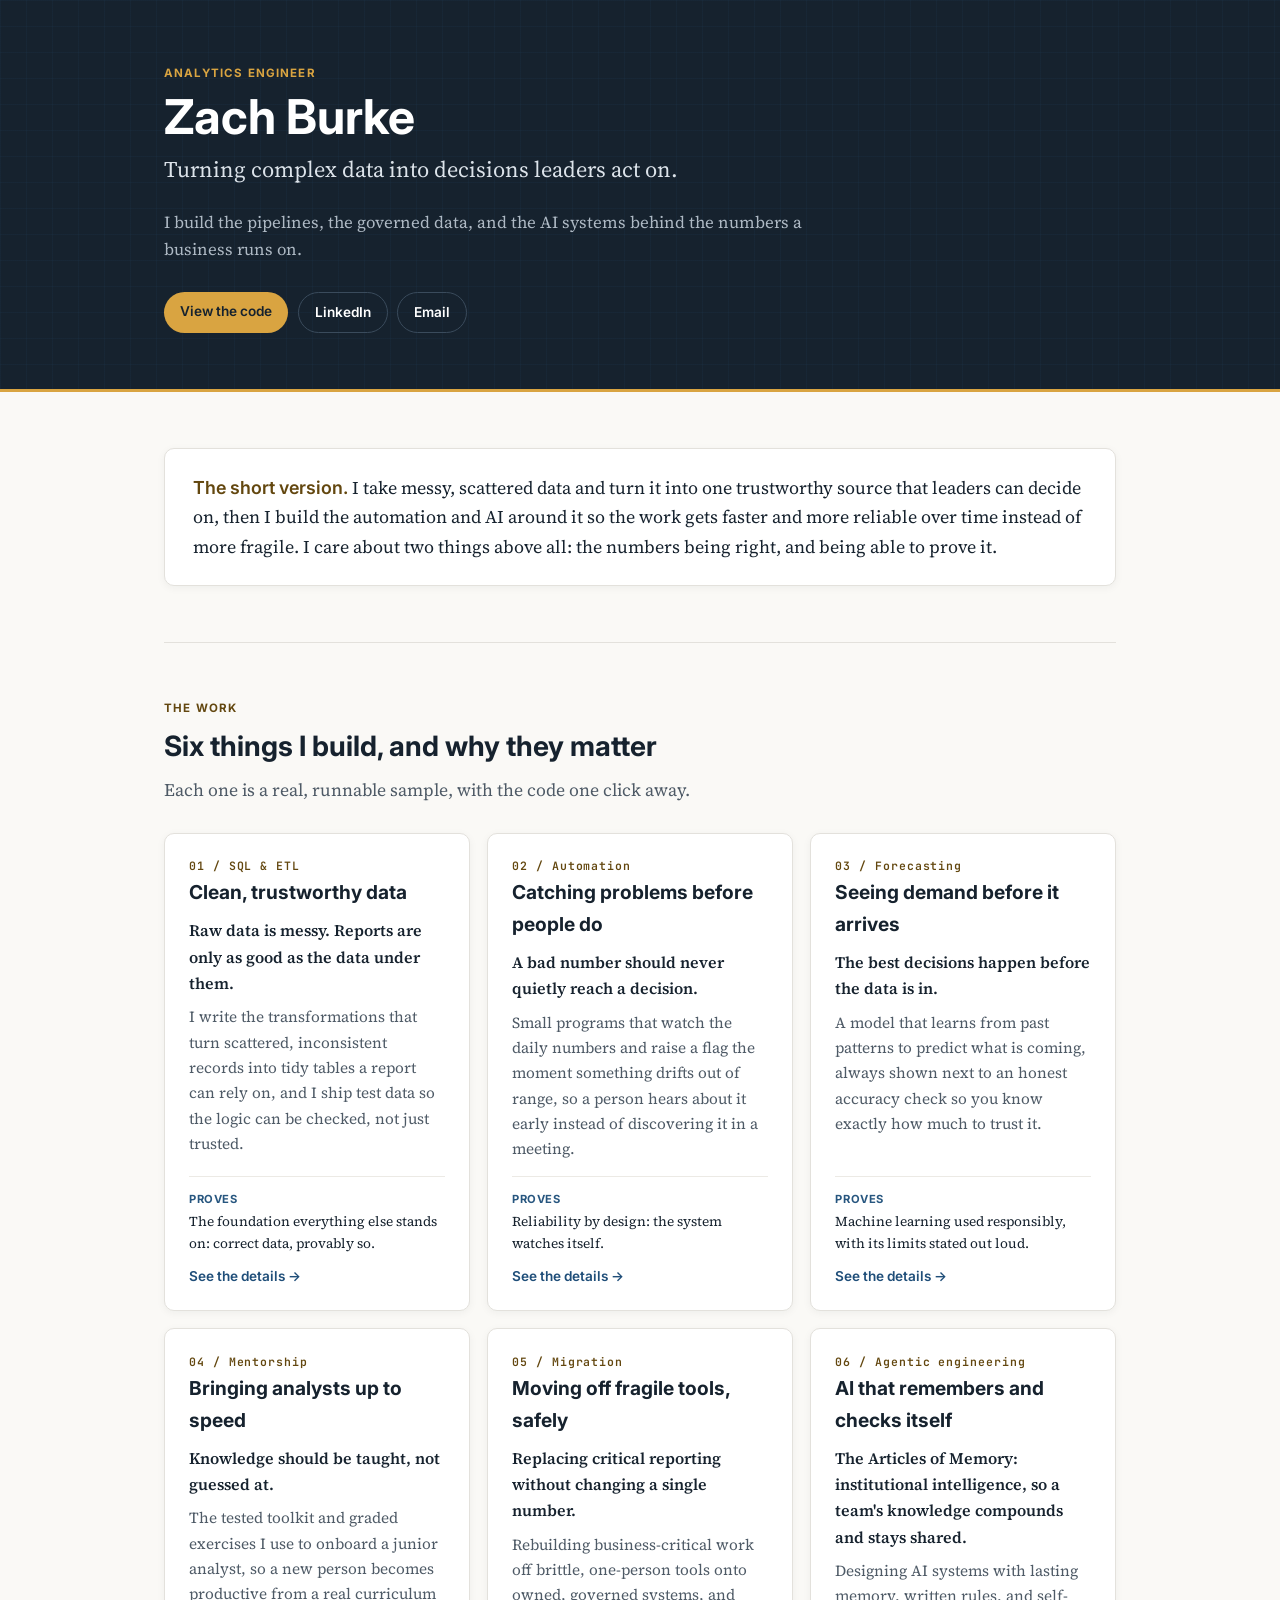
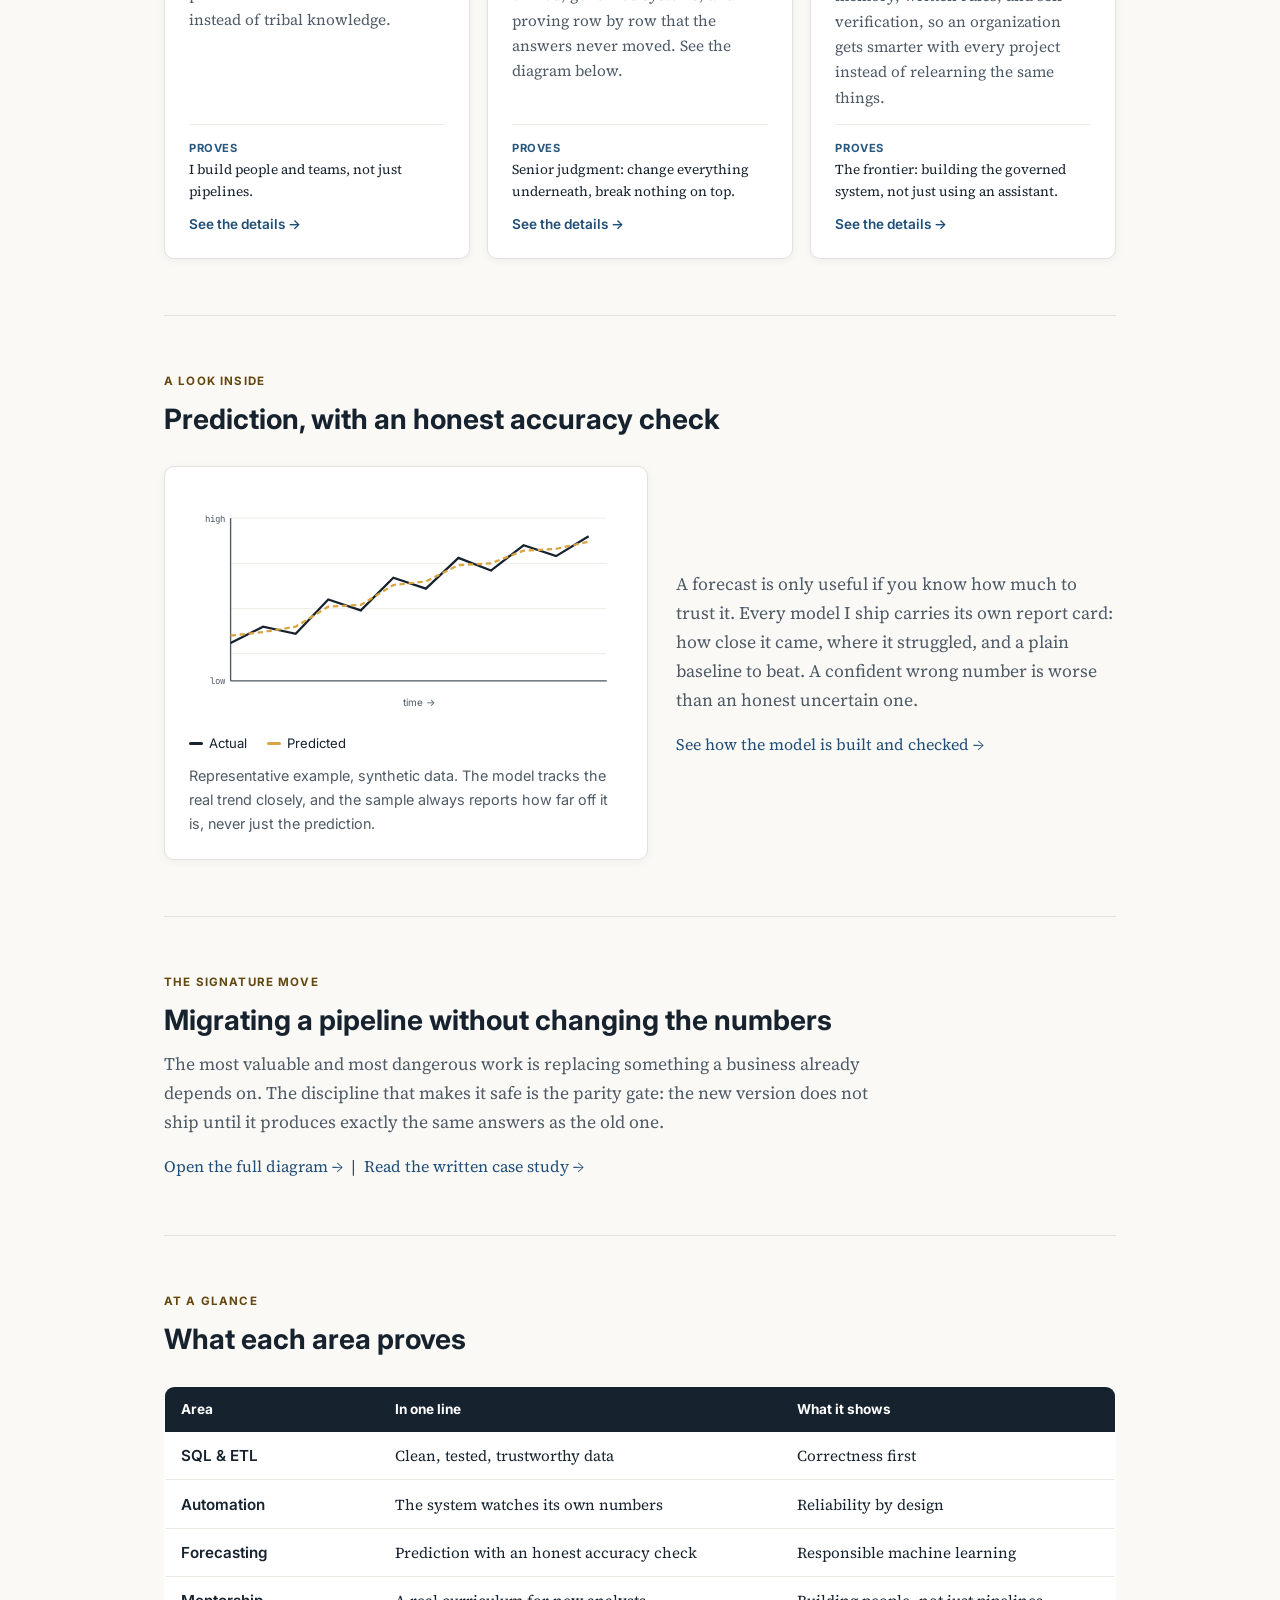
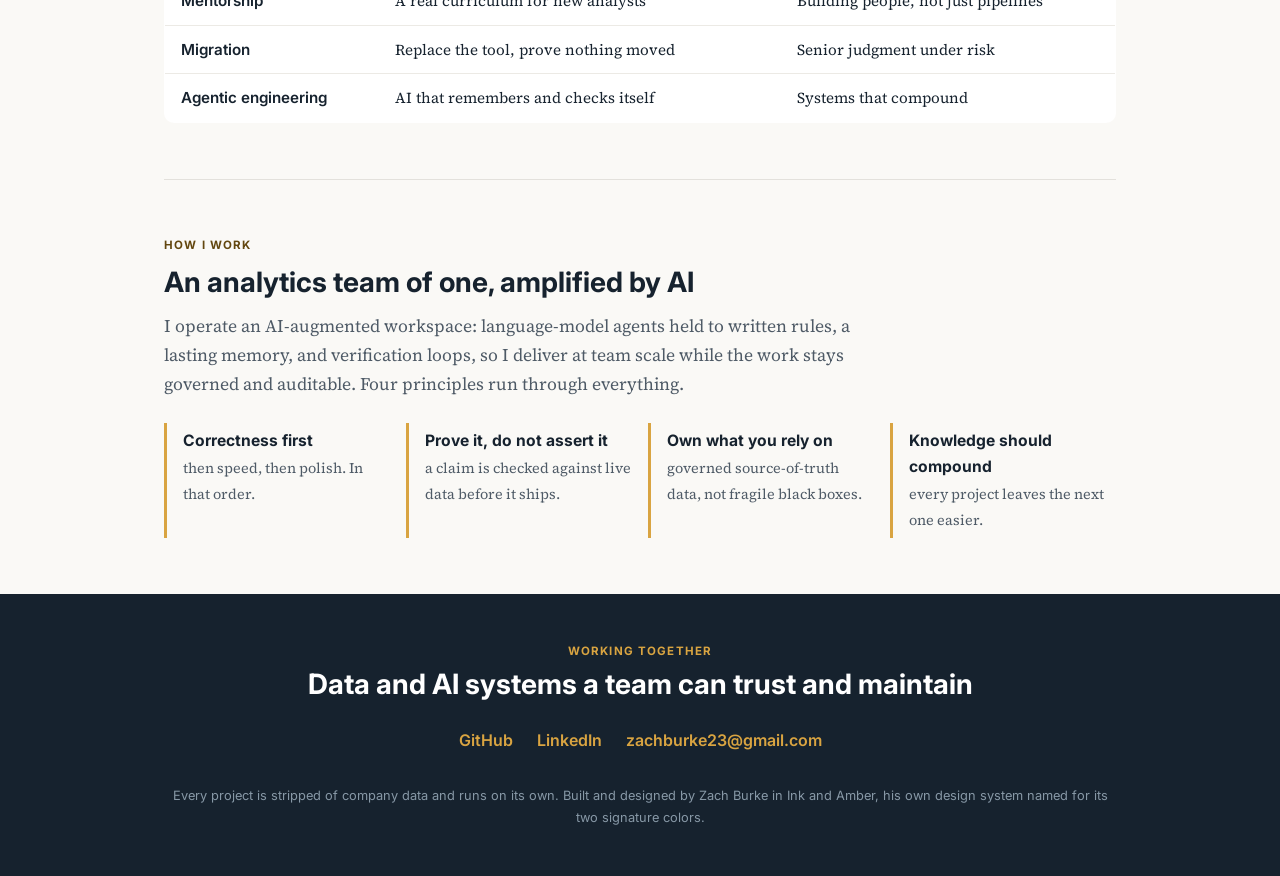
<file: docs/index.html>
<!DOCTYPE html>
<html lang="en">
<head>
<meta charset="UTF-8">
<meta name="viewport" content="width=device-width, initial-scale=1.0">
<title>Zach Burke: Analytics Engineer</title>
<link rel="preconnect" href="https://fonts.googleapis.com">
<link href="https://fonts.googleapis.com/css2?family=Inter:wght@400;600;700&family=Source+Serif+4:ital,wght@0,400;0,600;1,400&family=JetBrains+Mono:wght@400;600&display=swap" rel="stylesheet">
<style>
:root{
  --ink:#16222E; --ink-700:#223447; --ink-600:#4E5A66; --paper:#FAF9F6; --white:#FFFFFF;
  --amber:#D9A441; --amber-text:#7E5A15; --amber-deep:#63470F; --amber-100:#F5E9CE;
  --blueprint:#27567F; --blueprint-wash:#EDF2F7; --grid:rgba(39,86,127,0.09);
  --link:#1F4E79; --verified:#286046; --warn:#8A4A12;
  --gray-100:#ECEAE5; --gray-200:#E3E1DC;
  --sans:'Inter','Segoe UI',system-ui,sans-serif; --serif:'Source Serif 4',Georgia,serif; --mono:'JetBrains Mono',Consolas,monospace;
}
*{margin:0;padding:0;box-sizing:border-box;}
html{scroll-behavior:smooth;}
body{background:var(--paper);color:var(--ink);font-family:var(--serif);line-height:1.65;}
.wrap{max-width:1000px;margin:0 auto;padding:0 1.5rem;}
a{color:var(--link);text-decoration:none;} a:hover{color:var(--amber-text);text-decoration:underline;}
.kicker{font-family:var(--sans);font-size:0.72rem;font-weight:700;letter-spacing:0.1em;text-transform:uppercase;color:var(--amber);}
h2{font-family:var(--sans);font-weight:700;font-size:1.75rem;margin-bottom:0.4rem;}
h2 .k{display:block;font-size:0.72rem;letter-spacing:0.1em;text-transform:uppercase;color:var(--amber-deep);margin-bottom:0.3rem;}
.lead{color:var(--ink-600);font-size:1.1rem;max-width:46rem;}
section{padding:3.5rem 0;border-top:1px solid var(--gray-200);}
section:first-of-type{border-top:none;}

/* Hero */
header{background:
  linear-gradient(var(--grid) 1px, transparent 1px),
  linear-gradient(90deg, var(--grid) 1px, transparent 1px),
  var(--ink);
  background-size:26px 26px,26px 26px,auto;color:var(--white);padding:4rem 0 3.5rem;border-bottom:3px solid var(--amber);}
header .kicker{color:var(--amber);}
header h1{font-family:var(--sans);font-weight:700;font-size:3rem;line-height:1.1;margin:0.5rem 0;}
header .tag{font-size:1.4rem;color:#DCE3EA;max-width:38rem;}
header .intro{color:#AEB9C4;margin-top:1.25rem;max-width:44rem;font-size:1.05rem;}
.chips{display:flex;flex-wrap:wrap;gap:0.6rem;margin-top:1.75rem;}
.chip{font-family:var(--sans);font-size:0.85rem;font-weight:600;color:var(--ink);background:var(--amber);padding:0.5rem 1rem;border-radius:999px;}
.chip.ghost{background:transparent;color:var(--white);border:1.5px solid #3a4b5c;}
.chip:hover{text-decoration:none;filter:brightness(1.05);}

/* Short version strip */
.short{background:var(--white);border:1px solid var(--gray-200);border-radius:10px;padding:1.5rem 1.75rem;box-shadow:0 2px 8px rgba(22,34,46,0.05);}
.short p{font-size:1.12rem;}
.short .em{color:var(--amber-deep);font-weight:600;font-family:var(--sans);}

/* Sample cards */
.cards{display:grid;grid-template-columns:repeat(auto-fill,minmax(300px,1fr));gap:1.1rem;margin-top:1.75rem;}
.card{background:var(--white);border:1px solid var(--gray-200);border-radius:10px;padding:1.4rem 1.5rem;box-shadow:0 2px 8px rgba(22,34,46,0.05);display:flex;flex-direction:column;}
.card .num{font-family:var(--mono);font-size:0.72rem;color:var(--amber-deep);font-weight:600;letter-spacing:0.08em;}
.card h3{font-family:var(--sans);font-weight:700;font-size:1.2rem;margin:0.15rem 0 0.5rem;}
.card .hook{font-weight:600;color:var(--ink);margin-bottom:0.5rem;}
.card .body{color:var(--ink-600);font-size:0.96rem;flex-grow:1;}
.card .proves{margin-top:0.9rem;padding-top:0.7rem;border-top:1px solid var(--gray-100);font-size:0.85rem;}
.card .proves b{font-family:var(--sans);color:var(--blueprint);text-transform:uppercase;letter-spacing:0.05em;font-size:0.7rem;}
.card .go{font-family:var(--sans);font-size:0.85rem;font-weight:600;margin-top:0.6rem;}

/* Matrix */
table{width:100%;border-collapse:collapse;margin-top:1.5rem;background:var(--white);border:1px solid var(--gray-200);border-radius:10px;overflow:hidden;font-size:0.95rem;}
th{font-family:var(--sans);text-align:left;background:var(--ink);color:var(--white);padding:0.7rem 1rem;font-size:0.85rem;}
td{padding:0.7rem 1rem;border-bottom:1px solid var(--gray-100);vertical-align:top;}
td.area{font-family:var(--sans);font-weight:600;white-space:nowrap;}
tr:last-child td{border-bottom:none;}

/* Chart */
.viz{display:grid;grid-template-columns:1.1fr 1fr;gap:1.75rem;align-items:center;margin-top:1.5rem;}
@media(max-width:760px){.viz{grid-template-columns:1fr;}}
.viz .card{padding:1.5rem;}
.chartcap{color:var(--ink-600);font-size:0.9rem;margin-top:0.6rem;font-family:var(--sans);}
.legend{display:flex;gap:1.2rem;font-family:var(--sans);font-size:0.82rem;margin-top:0.4rem;}
.legend span{display:inline-flex;align-items:center;gap:0.4rem;}
.legend i{width:14px;height:3px;border-radius:2px;display:inline-block;}

/* How I work */
.pillars{display:grid;grid-template-columns:repeat(auto-fill,minmax(220px,1fr));gap:1rem;margin-top:1.5rem;}
.pillar{border-left:3px solid var(--amber);padding:0.3rem 0 0.3rem 1rem;}
.pillar b{font-family:var(--sans);display:block;font-size:0.98rem;}
.pillar span{color:var(--ink-600);font-size:0.9rem;}

/* Footer */
footer{background:var(--ink);color:var(--white);padding:3rem 0;text-align:center;}
footer .kicker{color:var(--amber);}
footer h2{color:var(--white);}
footer a{color:var(--amber);}
footer .contact{display:flex;gap:1.5rem;justify-content:center;flex-wrap:wrap;margin-top:1.25rem;font-family:var(--sans);font-weight:600;}
.fineprint{color:#8798A6;font-size:0.8rem;margin-top:2rem;font-family:var(--sans);}
</style>
</head>
<body>

<header>
  <div class="wrap">
    <div class="kicker">Analytics Engineer</div>
    <h1>Zach Burke</h1>
    <p class="tag">Turning complex data into decisions leaders act on.</p>
    <p class="intro">I build the pipelines, the governed data, and the AI systems behind the numbers
    a business runs on.</p>
    <div class="chips">
      <a class="chip" href="https://github.com/zachburke9/work-samples">View the code</a>
      <a class="chip ghost" href="https://www.linkedin.com/in/zjburke">LinkedIn</a>
      <a class="chip ghost" href="mailto:zachburke23@gmail.com">Email</a>
    </div>
  </div>
</header>

<div class="wrap">

  <section id="short">
    <div class="short">
      <p><span class="em">The short version.</span> I take messy, scattered data and turn it into
      one trustworthy source that leaders can decide on, then I build the automation and AI around it
      so the work gets faster and more reliable over time instead of more fragile. I care about two
      things above all: the numbers being right, and being able to prove it.</p>
    </div>
  </section>

  <section id="work">
    <h2><span class="k">The work</span>Six things I build, and why they matter</h2>
    <p class="lead">Each one is a real, runnable sample, with the code one click away.</p>
    <div class="cards">

      <div class="card">
        <div class="num">01 / SQL &amp; ETL</div>
        <h3>Clean, trustworthy data</h3>
        <div class="hook">Raw data is messy. Reports are only as good as the data under them.</div>
        <div class="body">I write the transformations that turn scattered, inconsistent records into
        tidy tables a report can rely on, and I ship test data so the logic can be checked, not just
        trusted.</div>
        <div class="proves"><b>Proves</b><br>The foundation everything else stands on: correct data, provably so.</div>
        <a class="go" href="https://github.com/zachburke9/work-samples/tree/main/01_sql_etl">See the details &rarr;</a>
      </div>

      <div class="card">
        <div class="num">02 / Automation</div>
        <h3>Catching problems before people do</h3>
        <div class="hook">A bad number should never quietly reach a decision.</div>
        <div class="body">Small programs that watch the daily numbers and raise a flag the moment
        something drifts out of range, so a person hears about it early instead of discovering it in a
        meeting.</div>
        <div class="proves"><b>Proves</b><br>Reliability by design: the system watches itself.</div>
        <a class="go" href="https://github.com/zachburke9/work-samples/tree/main/02_analytics_automation">See the details &rarr;</a>
      </div>

      <div class="card">
        <div class="num">03 / Forecasting</div>
        <h3>Seeing demand before it arrives</h3>
        <div class="hook">The best decisions happen before the data is in.</div>
        <div class="body">A model that learns from past patterns to predict what is coming, always
        shown next to an honest accuracy check so you know exactly how much to trust it.</div>
        <div class="proves"><b>Proves</b><br>Machine learning used responsibly, with its limits stated out loud.</div>
        <a class="go" href="https://github.com/zachburke9/work-samples/tree/main/03_ml_forecasting">See the details &rarr;</a>
      </div>

      <div class="card">
        <div class="num">04 / Mentorship</div>
        <h3>Bringing analysts up to speed</h3>
        <div class="hook">Knowledge should be taught, not guessed at.</div>
        <div class="body">The tested toolkit and graded exercises I use to onboard a junior analyst,
        so a new person becomes productive from a real curriculum instead of tribal knowledge.</div>
        <div class="proves"><b>Proves</b><br>I build people and teams, not just pipelines.</div>
        <a class="go" href="https://github.com/zachburke9/work-samples/tree/main/04_mentorship">See the details &rarr;</a>
      </div>

      <div class="card">
        <div class="num">05 / Migration</div>
        <h3>Moving off fragile tools, safely</h3>
        <div class="hook">Replacing critical reporting without changing a single number.</div>
        <div class="body">Rebuilding business-critical work off brittle, one-person tools onto owned,
        governed systems, and proving row by row that the answers never moved. See the diagram below.</div>
        <div class="proves"><b>Proves</b><br>Senior judgment: change everything underneath, break nothing on top.</div>
        <a class="go" href="https://github.com/zachburke9/work-samples/tree/main/05_platform_migration">See the details &rarr;</a>
      </div>

      <div class="card">
        <div class="num">06 / Agentic engineering</div>
        <h3>AI that remembers and checks itself</h3>
        <div class="hook">The Articles of Memory: institutional intelligence, so a team's knowledge compounds and stays shared.</div>
        <div class="body">Designing AI systems with lasting memory, written rules, and self-verification,
        so an organization gets smarter with every project instead of relearning the same things.</div>
        <div class="proves"><b>Proves</b><br>The frontier: building the governed system, not just using an assistant.</div>
        <a class="go" href="https://github.com/zachburke9/work-samples/tree/main/06_agentic_engineering">See the details &rarr;</a>
      </div>

    </div>
  </section>

  <section id="forecast">
    <h2><span class="k">A look inside</span>Prediction, with an honest accuracy check</h2>
    <div class="viz">
      <div class="card">
        <svg viewBox="0 0 480 260" width="100%" role="img" aria-label="Line chart of actual versus predicted daily bookings">
          <rect x="0" y="0" width="480" height="260" fill="#FFFFFF"/>
          <!-- gridlines -->
          <g stroke="#ECEAE5" stroke-width="1">
            <line x1="46" y1="30" x2="462" y2="30"/>
            <line x1="46" y1="80" x2="462" y2="80"/>
            <line x1="46" y1="130" x2="462" y2="130"/>
            <line x1="46" y1="180" x2="462" y2="180"/>
            <line x1="46" y1="210" x2="462" y2="210"/>
          </g>
          <!-- axes -->
          <line x1="46" y1="30" x2="46" y2="210" stroke="#4E5A66" stroke-width="1.5"/>
          <line x1="46" y1="210" x2="462" y2="210" stroke="#4E5A66" stroke-width="1.5"/>
          <!-- actual (ink) -->
          <polyline fill="none" stroke="#16222E" stroke-width="2.5"
            points="46,168 82,150 118,158 154,120 190,132 226,96 262,108 298,74 334,88 370,60 406,72 442,50"/>
          <!-- predicted (amber) dashed -->
          <polyline fill="none" stroke="#D9A441" stroke-width="2.5" stroke-dasharray="6 4"
            points="46,160 82,156 118,150 154,128 190,126 226,104 262,100 298,82 334,80 370,66 406,64 442,56"/>
          <!-- y labels -->
          <g font-family="'JetBrains Mono',monospace" font-size="10" fill="#4E5A66">
            <text x="40" y="34" text-anchor="end">high</text>
            <text x="40" y="214" text-anchor="end">low</text>
          </g>
          <text x="254" y="238" text-anchor="middle" font-family="Inter,sans-serif" font-size="11" fill="#4E5A66">time &rarr;</text>
        </svg>
        <div class="legend">
          <span><i style="background:#16222E"></i>Actual</span>
          <span><i style="background:#D9A441"></i>Predicted</span>
        </div>
        <div class="chartcap">Representative example, synthetic data. The model tracks the real trend
        closely, and the sample always reports how far off it is, never just the prediction.</div>
      </div>
      <div>
        <p class="lead">A forecast is only useful if you know how much to trust it. Every model I
        ship carries its own report card: how close it came, where it struggled, and a plain baseline
        to beat. A confident wrong number is worse than an honest uncertain one.</p>
        <p style="margin-top:1rem;"><a href="https://github.com/zachburke9/work-samples/tree/main/03_ml_forecasting">See how the model is built and checked &rarr;</a></p>
      </div>
    </div>
  </section>

  <section id="migration">
    <h2><span class="k">The signature move</span>Migrating a pipeline without changing the numbers</h2>
    <p class="lead">The most valuable and most dangerous work is replacing something a business already
    depends on. The discipline that makes it safe is the parity gate: the new version does not ship
    until it produces exactly the same answers as the old one.</p>
    <p style="margin-top:1rem;"><a href="migration-diagram.html">Open the full diagram &rarr;</a> &nbsp;|&nbsp;
      <a href="https://github.com/zachburke9/work-samples/tree/main/05_platform_migration">Read the written case study &rarr;</a></p>
  </section>

  <section id="matrix">
    <h2><span class="k">At a glance</span>What each area proves</h2>
    <table>
      <tr><th>Area</th><th>In one line</th><th>What it shows</th></tr>
      <tr><td class="area">SQL &amp; ETL</td><td>Clean, tested, trustworthy data</td><td>Correctness first</td></tr>
      <tr><td class="area">Automation</td><td>The system watches its own numbers</td><td>Reliability by design</td></tr>
      <tr><td class="area">Forecasting</td><td>Prediction with an honest accuracy check</td><td>Responsible machine learning</td></tr>
      <tr><td class="area">Mentorship</td><td>A real curriculum for new analysts</td><td>Building people, not just pipelines</td></tr>
      <tr><td class="area">Migration</td><td>Replace the tool, prove nothing moved</td><td>Senior judgment under risk</td></tr>
      <tr><td class="area">Agentic engineering</td><td>AI that remembers and checks itself</td><td>Systems that compound</td></tr>
    </table>
  </section>

  <section id="howiwork">
    <h2><span class="k">How I work</span>An analytics team of one, amplified by AI</h2>
    <p class="lead">I operate an AI-augmented workspace: language-model agents held to written rules, a
    lasting memory, and verification loops, so I deliver at team scale while the work stays governed
    and auditable. Four principles run through everything.</p>
    <div class="pillars">
      <div class="pillar"><b>Correctness first</b><span>then speed, then polish. In that order.</span></div>
      <div class="pillar"><b>Prove it, do not assert it</b><span>a claim is checked against live data before it ships.</span></div>
      <div class="pillar"><b>Own what you rely on</b><span>governed source-of-truth data, not fragile black boxes.</span></div>
      <div class="pillar"><b>Knowledge should compound</b><span>every project leaves the next one easier.</span></div>
    </div>
  </section>

</div>

<footer>
  <div class="wrap">
    <div class="kicker">Working together</div>
    <h2>Data and AI systems a team can trust and maintain</h2>
    <div class="contact">
      <a href="https://github.com/zachburke9/work-samples">GitHub</a>
      <a href="https://www.linkedin.com/in/zjburke">LinkedIn</a>
      <a href="mailto:zachburke23@gmail.com">zachburke23@gmail.com</a>
    </div>
    <div class="fineprint">Every project is stripped of company data and runs on its own. Built and
    designed by Zach Burke in Ink and Amber, his own design system named for its two signature colors.</div>
  </div>
</footer>

</body>
</html>
</file>
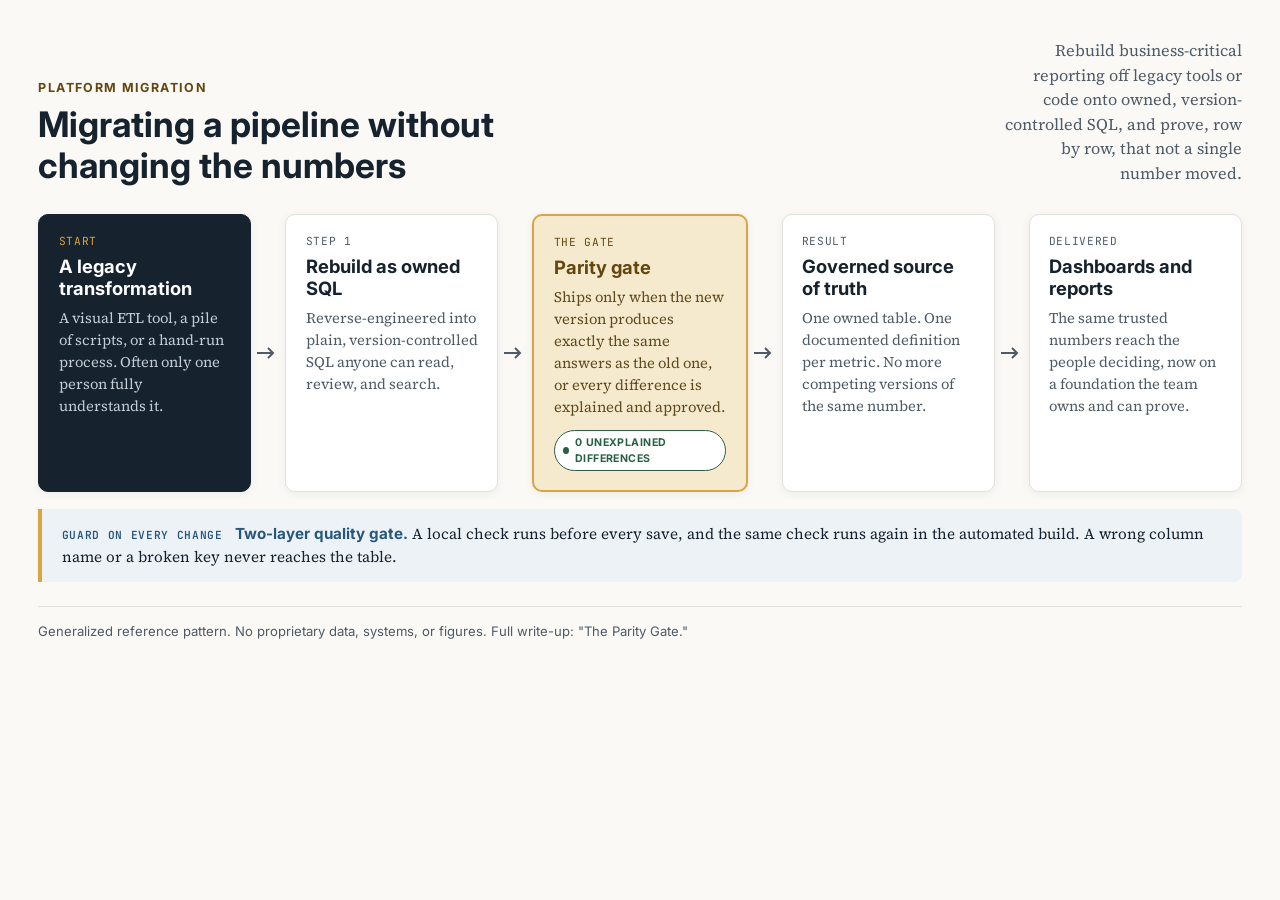
<file: docs/migration-diagram.html>
<!DOCTYPE html>
<html lang="en">
<head>
<meta charset="UTF-8">
<meta name="viewport" content="width=device-width, initial-scale=1.0">
<title>The Parity Gate: migrating a pipeline without changing the numbers</title>
<link rel="preconnect" href="https://fonts.googleapis.com">
<link href="https://fonts.googleapis.com/css2?family=Inter:wght@400;600;700&family=Source+Serif+4:ital,wght@0,400;0,600;1,400&family=JetBrains+Mono:wght@400;600&display=swap" rel="stylesheet">
<style>
:root{
  --ink:#16222E; --ink-700:#223447; --ink-600:#4E5A66; --paper:#FAF9F6; --white:#FFFFFF;
  --amber:#D9A441; --amber-text:#7E5A15; --amber-deep:#63470F; --amber-100:#F5E9CE;
  --blueprint:#27567F; --blueprint-wash:#EDF2F7;
  --verified:#286046; --gray-100:#ECEAE5; --gray-200:#E3E1DC;
  --sans:'Inter','Segoe UI',system-ui,sans-serif; --serif:'Source Serif 4',Georgia,serif; --mono:'JetBrains Mono',Consolas,monospace;
}
*{margin:0;padding:0;box-sizing:border-box;}
body{background:var(--paper);color:var(--ink);font-family:var(--serif);line-height:1.5;padding:2.4rem 2.4rem 2rem;}
.wrap{max-width:1560px;margin:0 auto;}
.head{display:flex;align-items:flex-end;justify-content:space-between;gap:2rem;margin-bottom:1.8rem;flex-wrap:wrap;}
.kicker{font-family:var(--sans);font-size:0.78rem;font-weight:700;letter-spacing:0.11em;text-transform:uppercase;color:var(--amber-deep);}
h1{font-family:var(--sans);font-weight:700;font-size:2.2rem;line-height:1.15;margin-top:0.4rem;max-width:24ch;}
.head .sub{color:var(--ink-600);font-size:1.02rem;max-width:30ch;text-align:right;}

.flow{display:flex;align-items:stretch;gap:0;}
.card{flex:1 1 0;min-width:0;background:var(--white);border:1px solid var(--gray-200);border-radius:10px;padding:1.15rem 1.2rem;box-shadow:0 2px 10px rgba(22,34,46,0.06);display:flex;flex-direction:column;}
.card .num{font-family:var(--mono);font-size:0.7rem;letter-spacing:0.06em;color:var(--ink-600);}
.card .name{font-family:var(--sans);font-weight:700;font-size:1.15rem;line-height:1.2;margin:0.3rem 0 0.5rem;}
.card .desc{color:var(--ink-600);font-size:0.92rem;flex-grow:1;}
.card.legacy{background:var(--ink);border-color:var(--ink);}
.card.legacy .name{color:var(--white);}
.card.legacy .desc{color:#C4CDD6;}
.card.legacy .num{color:var(--amber);}
.card.gate{border:2px solid var(--amber);background:var(--amber-100);}
.card.gate .num{color:var(--amber-deep);}
.card.gate .name{color:var(--amber-deep);}
.card.gate .desc{color:#5f4a1e;}
.badge{display:inline-flex;align-items:center;gap:0.35rem;font-family:var(--sans);font-weight:700;font-size:0.66rem;letter-spacing:0.04em;text-transform:uppercase;padding:0.25rem 0.55rem;border-radius:999px;border:1.5px solid var(--verified);color:var(--verified);background:var(--white);margin-top:0.7rem;align-self:flex-start;}
.badge::before{content:"";width:7px;height:7px;border-radius:50%;background:var(--verified);}
.arrow{flex:0 0 34px;display:flex;align-items:center;justify-content:center;}
.arrow svg{display:block;}

.ribbon{margin-top:1.1rem;background:var(--blueprint-wash);border-left:4px solid var(--amber);border-radius:0 8px 8px 0;padding:0.85rem 1.2rem;font-size:0.95rem;}
.ribbon .stamp{font-family:var(--mono);font-size:0.7rem;letter-spacing:0.06em;text-transform:uppercase;color:var(--blueprint);font-weight:600;}
.ribbon b{font-family:var(--sans);color:var(--blueprint);}
.foot{margin-top:1.5rem;padding-top:0.9rem;border-top:1px solid var(--gray-200);color:var(--ink-600);font-size:0.82rem;font-family:var(--sans);}
@media(max-width:860px){.flow{flex-direction:column;}.arrow{transform:rotate(90deg);height:26px;}.head .sub{text-align:left;}}
</style>
</head>
<body>
<div class="wrap">
  <div class="head">
    <div>
      <div class="kicker">Platform Migration</div>
      <h1>Migrating a pipeline without changing the numbers</h1>
    </div>
    <div class="sub">Rebuild business-critical reporting off legacy tools or code onto owned,
    version-controlled SQL, and prove, row by row, that not a single number moved.</div>
  </div>

  <div class="flow">
    <div class="card legacy">
      <div class="num">START</div>
      <div class="name">A legacy transformation</div>
      <div class="desc">A visual ETL tool, a pile of scripts, or a hand-run process. Often only one person fully understands it.</div>
    </div>

    <div class="arrow"><svg width="22" height="16" viewBox="0 0 22 16"><path d="M0 8 H16 M11 3 L16 8 L11 13" fill="none" stroke="#4E5A66" stroke-width="2"/></svg></div>

    <div class="card">
      <div class="num">STEP 1</div>
      <div class="name">Rebuild as owned SQL</div>
      <div class="desc">Reverse-engineered into plain, version-controlled SQL anyone can read, review, and search.</div>
    </div>

    <div class="arrow"><svg width="22" height="16" viewBox="0 0 22 16"><path d="M0 8 H16 M11 3 L16 8 L11 13" fill="none" stroke="#4E5A66" stroke-width="2"/></svg></div>

    <div class="card gate">
      <div class="num">THE GATE</div>
      <div class="name">Parity gate</div>
      <div class="desc">Ships only when the new version produces exactly the same answers as the old one, or every difference is explained and approved.</div>
      <span class="badge">0 unexplained differences</span>
    </div>

    <div class="arrow"><svg width="22" height="16" viewBox="0 0 22 16"><path d="M0 8 H16 M11 3 L16 8 L11 13" fill="none" stroke="#4E5A66" stroke-width="2"/></svg></div>

    <div class="card">
      <div class="num">RESULT</div>
      <div class="name">Governed source of truth</div>
      <div class="desc">One owned table. One documented definition per metric. No more competing versions of the same number.</div>
    </div>

    <div class="arrow"><svg width="22" height="16" viewBox="0 0 22 16"><path d="M0 8 H16 M11 3 L16 8 L11 13" fill="none" stroke="#4E5A66" stroke-width="2"/></svg></div>

    <div class="card">
      <div class="num">DELIVERED</div>
      <div class="name">Dashboards and reports</div>
      <div class="desc">The same trusted numbers reach the people deciding, now on a foundation the team owns and can prove.</div>
    </div>
  </div>

  <div class="ribbon">
    <span class="stamp">Guard on every change</span>&nbsp;&nbsp;
    <b>Two-layer quality gate.</b> A local check runs before every save, and the same check runs again
    in the automated build. A wrong column name or a broken key never reaches the table.
  </div>

  <div class="foot">Generalized reference pattern. No proprietary data, systems, or figures. Full write-up: "The Parity Gate."</div>
</div>
</body>
</html>
</file>
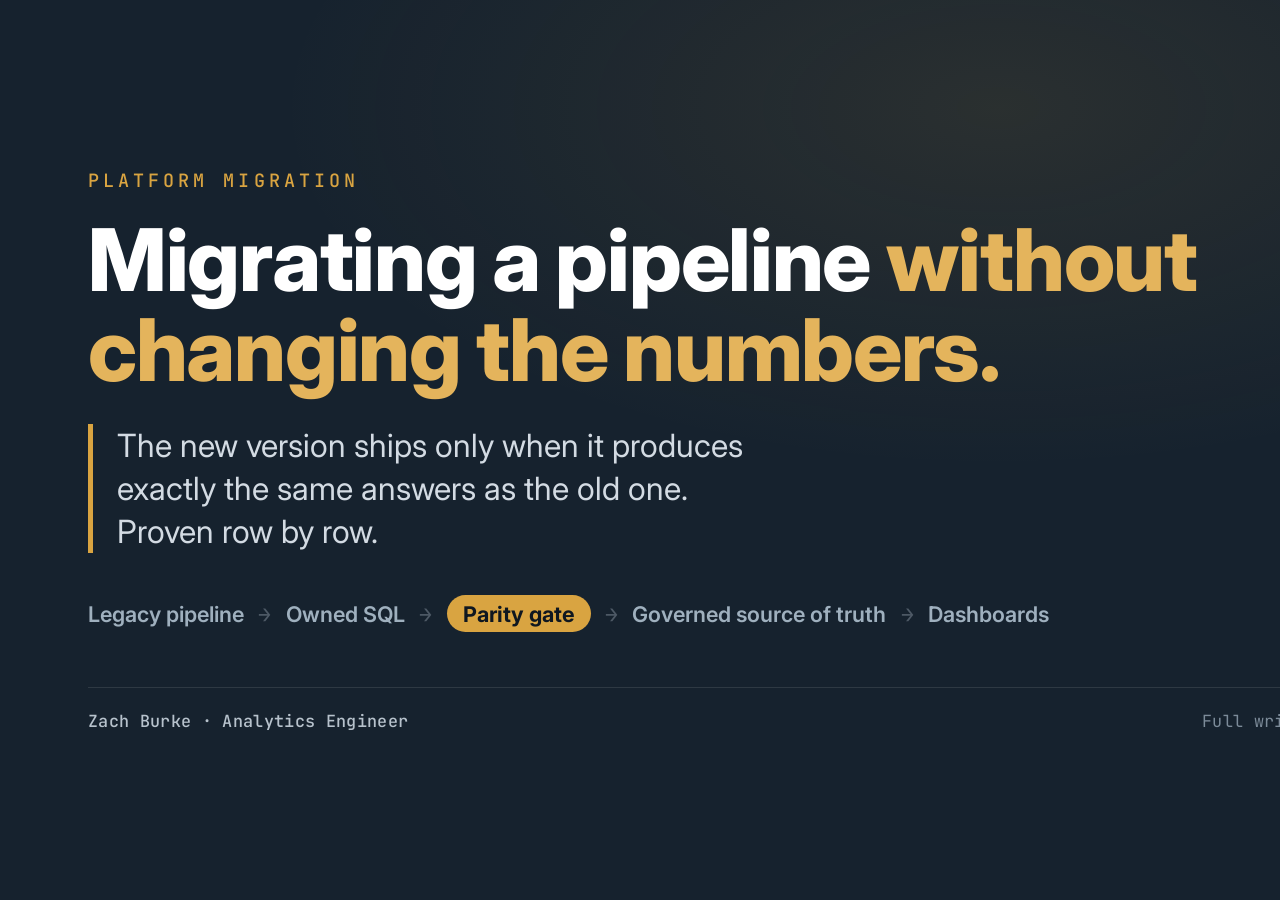
<file: docs/migration-poster.html>
<!DOCTYPE html>
<html lang="en">
<head>
<meta charset="UTF-8">
<meta name="viewport" content="width=device-width, initial-scale=1.0">
<title>The Parity Gate</title>
<link rel="preconnect" href="https://fonts.googleapis.com">
<link href="https://fonts.googleapis.com/css2?family=Inter:wght@400;600;700;800&family=JetBrains+Mono:wght@500&display=swap" rel="stylesheet">
<style>
:root{
  --ink:#16222E; --paper:#FAF9F6; --amber:#D9A441; --amber-soft:#E4B45C;
  --sans:'Inter','Segoe UI',system-ui,sans-serif; --mono:'JetBrains Mono',Consolas,monospace;
}
*{margin:0;padding:0;box-sizing:border-box;}
body{
  width:1600px;height:900px;background:
    radial-gradient(1200px 600px at 78% 12%, rgba(217,164,65,0.10), transparent 60%),
    var(--ink);
  color:#fff;font-family:var(--sans);display:flex;flex-direction:column;justify-content:center;
  padding:5rem 5.5rem;overflow:hidden;position:relative;
}
.kicker{font-family:var(--mono);font-size:1.15rem;font-weight:500;letter-spacing:0.22em;text-transform:uppercase;color:var(--amber);}
h1{font-weight:800;font-size:5.4rem;line-height:1.04;letter-spacing:-0.015em;margin:1.4rem 0 1.8rem;max-width:20ch;}
h1 .amber{color:var(--amber-soft);}
.punch{font-size:2rem;font-weight:400;line-height:1.35;color:#D3DBE3;max-width:34ch;border-left:5px solid var(--amber);padding-left:1.5rem;}
.flow{display:flex;align-items:center;gap:0.9rem;flex-wrap:wrap;margin-top:2.6rem;font-weight:600;font-size:1.35rem;color:#9FB0BE;}
.flow .step{white-space:nowrap;}
.flow .step.hot{color:#0f1720;background:var(--amber);padding:0.35rem 1rem;border-radius:999px;font-weight:700;}
.flow .sep{color:#4E5A66;font-family:var(--mono);}
.foot{display:flex;justify-content:space-between;align-items:center;gap:2rem;margin-top:3.4rem;padding-top:1.4rem;border-top:1px solid rgba(255,255,255,0.10);font-size:1.05rem;color:#7C8B99;font-family:var(--mono);letter-spacing:0.02em;}
.foot .name{color:#B7C2CC;font-weight:500;}
</style>
</head>
<body>
  <div class="kicker">Platform Migration</div>
  <h1>Migrating a pipeline <span class="amber">without changing the numbers.</span></h1>
  <div class="punch">The new version ships only when it produces exactly the same answers as the old
  one. Proven row by row.</div>
  <div class="flow">
    <span class="step">Legacy pipeline</span><span class="sep">&rarr;</span>
    <span class="step">Owned SQL</span><span class="sep">&rarr;</span>
    <span class="step hot">Parity gate</span><span class="sep">&rarr;</span>
    <span class="step">Governed source of truth</span><span class="sep">&rarr;</span>
    <span class="step">Dashboards</span>
  </div>
  <div class="foot"><span class="name">Zach Burke &middot; Analytics Engineer</span><span>Full write-up in the portfolio</span></div>
</body>
</html>
</file>
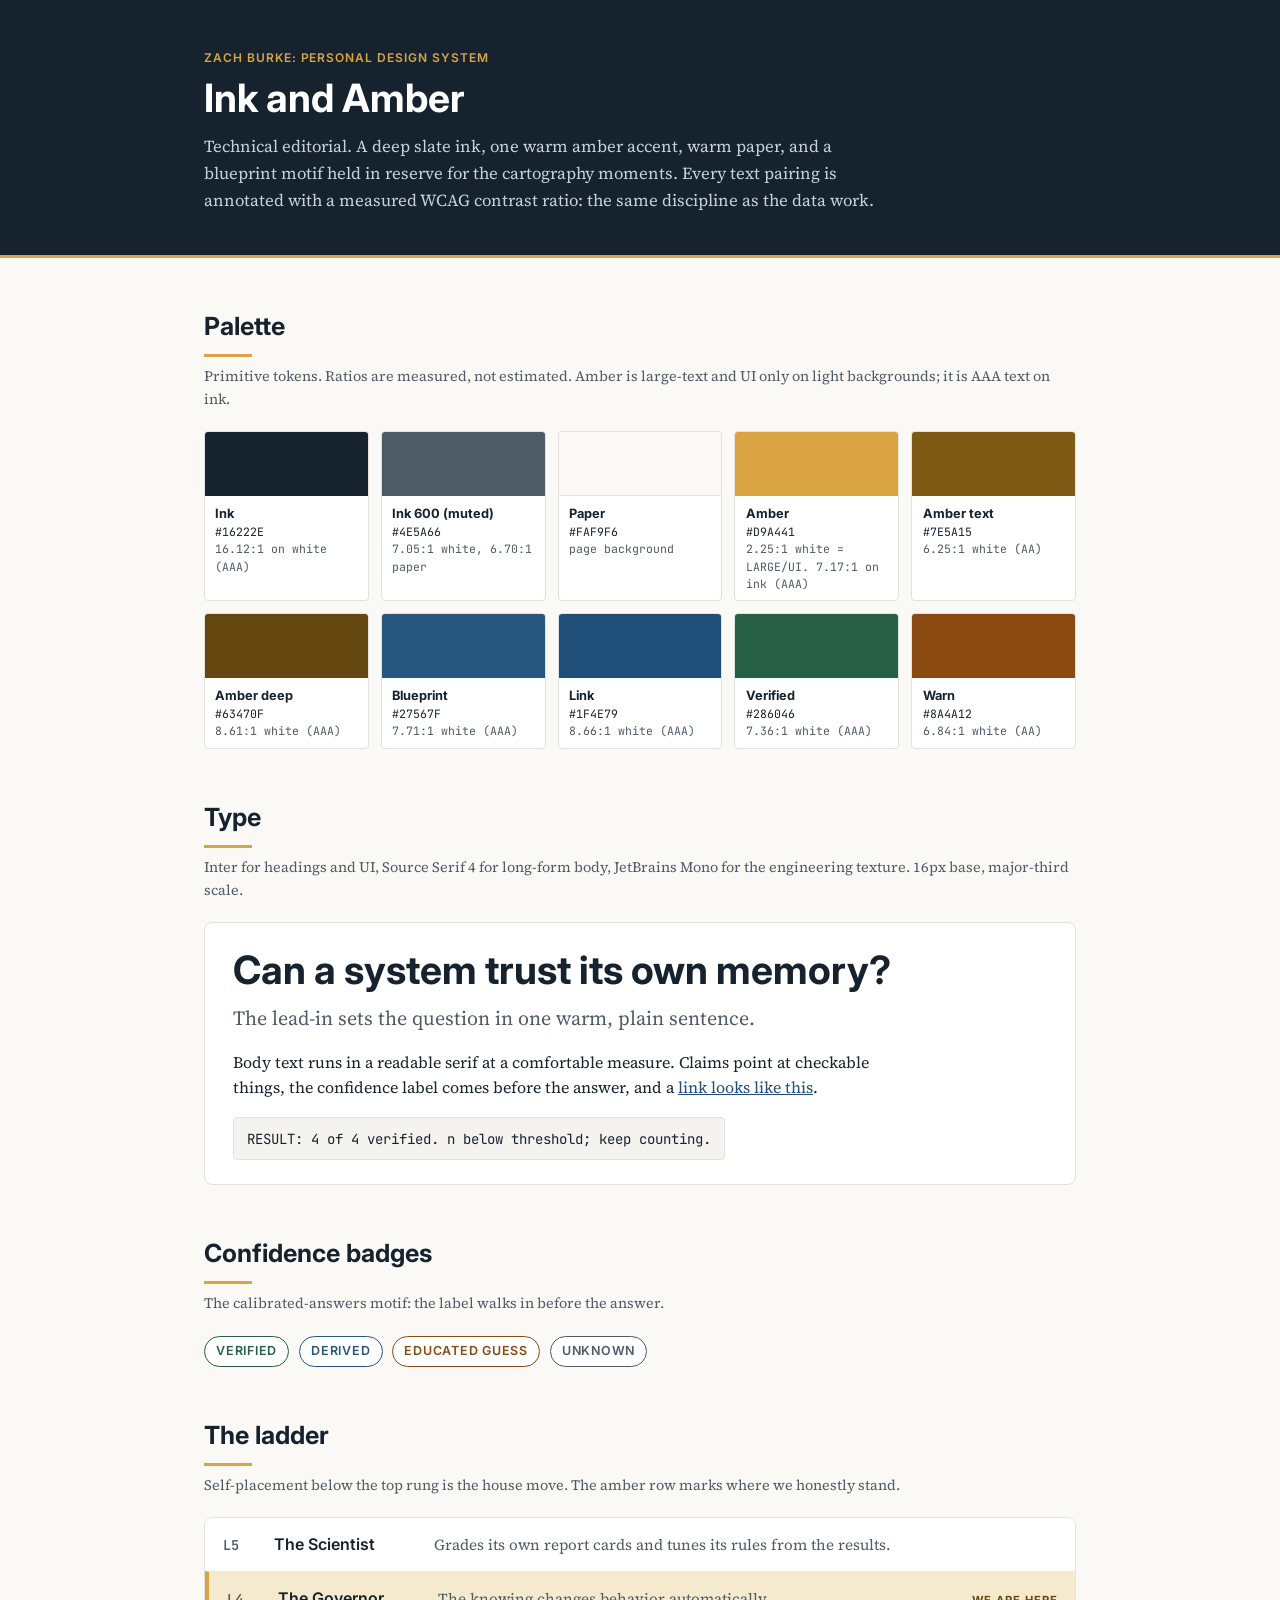
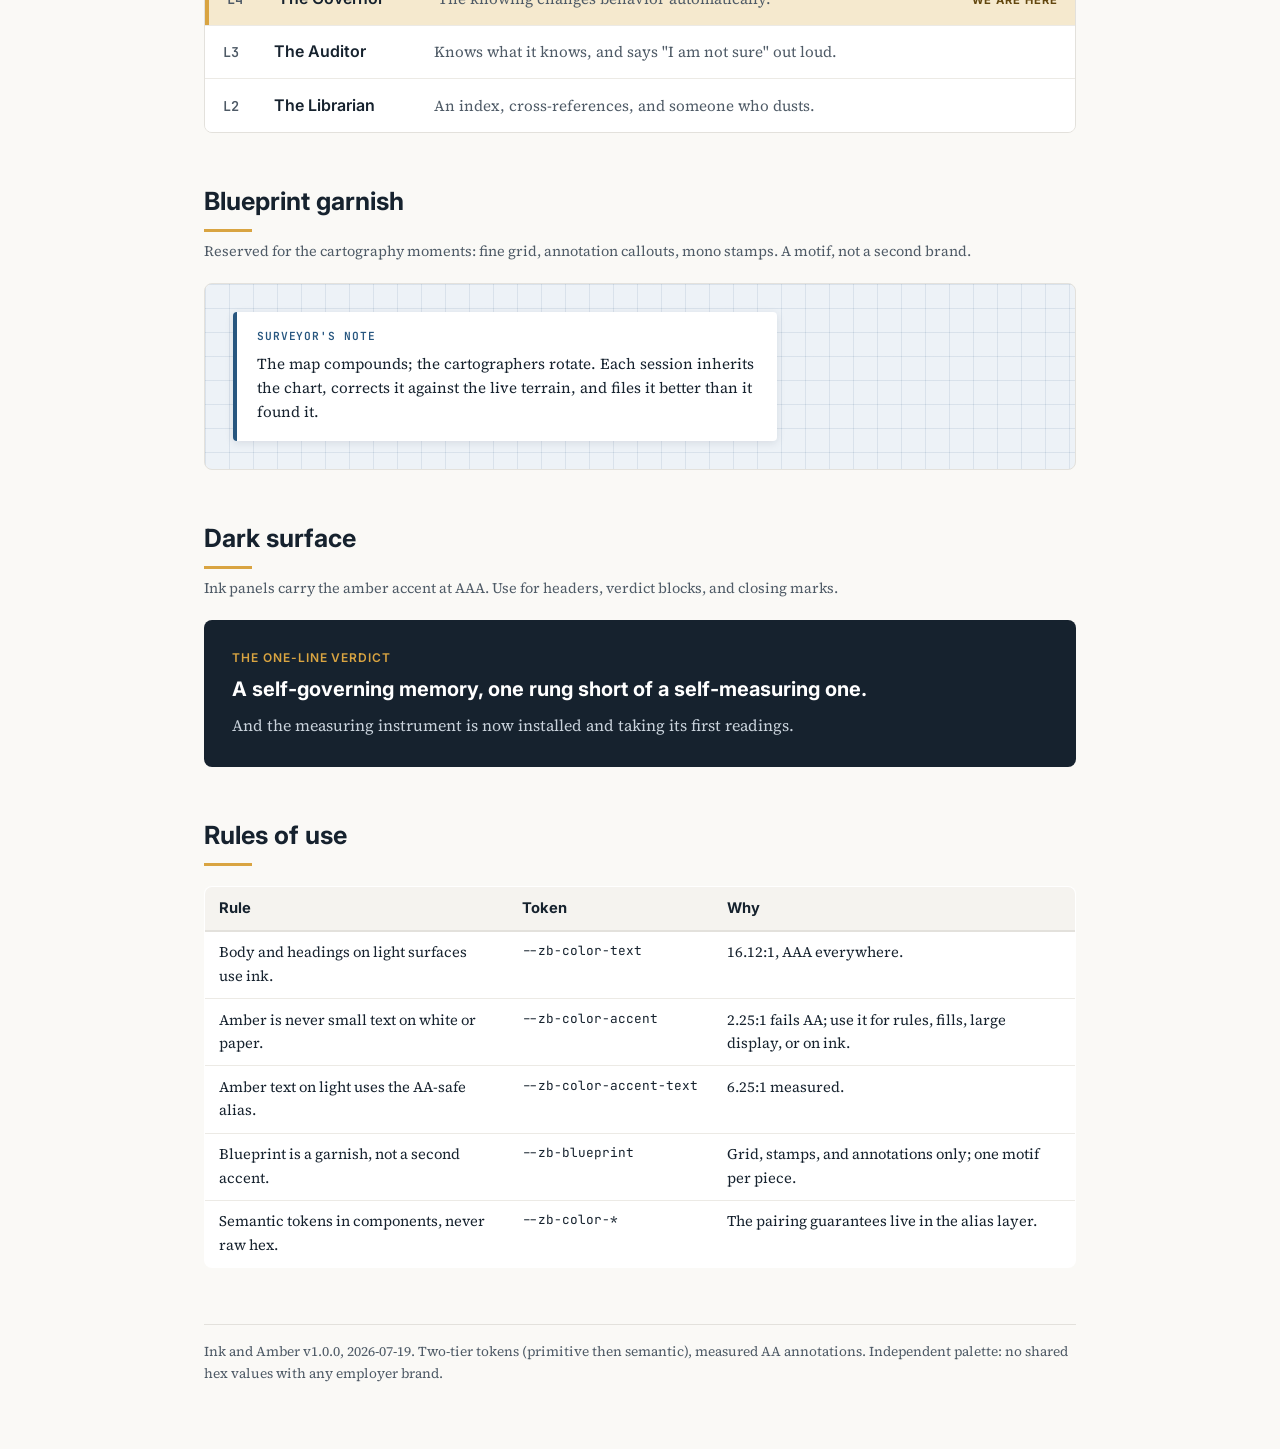
<file: docs/style-guide.html>
<!DOCTYPE html>
<html lang="en">
<head>
<meta charset="UTF-8">
<meta name="viewport" content="width=device-width, initial-scale=1.0">
<title>Ink and Amber: the personal design system, on one page</title>
<link rel="preconnect" href="https://fonts.googleapis.com">
<link href="https://fonts.googleapis.com/css2?family=Inter:wght@400;600;700&family=Source+Serif+4:ital,wght@0,400;0,600;1,400&family=JetBrains+Mono:wght@400;600&display=swap" rel="stylesheet">
<style>
:root {
  --zb-ink:#16222E; --zb-ink-700:#223447; --zb-ink-600:#4E5A66;
  --zb-paper:#FAF9F6; --zb-white:#FFFFFF;
  --zb-amber:#D9A441; --zb-amber-text:#7E5A15; --zb-amber-deep:#63470F; --zb-amber-100:#F5E9CE;
  --zb-blueprint:#27567F; --zb-blueprint-grid:rgba(39,86,127,0.10); --zb-blueprint-wash:#EDF2F7;
  --zb-link:#1F4E79; --zb-verified:#286046; --zb-warn:#8A4A12;
  --zb-gray-50:#F5F3EF; --zb-gray-100:#ECEAE5; --zb-gray-200:#E3E1DC; --zb-gray-300:#D5D2CB;
  --zb-font-sans:'Inter','Source Sans 3','Segoe UI',Roboto,-apple-system,BlinkMacSystemFont,'Helvetica Neue',Arial,sans-serif;
  --zb-font-serif:'Source Serif 4','Iowan Old Style',Georgia,Cambria,'Times New Roman',serif;
  --zb-font-mono:'JetBrains Mono','Cascadia Code','SF Mono',Consolas,ui-monospace,monospace;
}
* { margin:0; padding:0; box-sizing:border-box; }
body { background:var(--zb-paper); color:var(--zb-ink); font-family:var(--zb-font-serif); line-height:1.6; }
.wrap { max-width:920px; margin:0 auto; padding:0 1.5rem 4rem; }

/* Header */
header { background:var(--zb-ink); color:var(--zb-white); padding:3rem 0 2.5rem; border-bottom:3px solid var(--zb-amber); }
header .wrap { padding-bottom:0; }
.kicker { font-family:var(--zb-font-sans); font-size:0.75rem; font-weight:600; letter-spacing:0.08em; text-transform:uppercase; color:var(--zb-amber); }
header h1 { font-family:var(--zb-font-sans); font-weight:700; font-size:2.441rem; line-height:1.2; margin:0.5rem 0 0.75rem; }
header p { color:#C9D2DB; font-size:1.05rem; max-width:44rem; }

h2 { font-family:var(--zb-font-sans); font-weight:700; font-size:1.5625rem; margin:3rem 0 0.5rem; }
h2::after { content:""; display:block; width:3rem; height:3px; background:var(--zb-amber); margin-top:0.5rem; }
.note { color:var(--zb-ink-600); font-size:0.9rem; margin-bottom:1.25rem; }

/* Swatches */
.swatches { display:grid; grid-template-columns:repeat(auto-fill,minmax(160px,1fr)); gap:0.75rem; margin-top:1.25rem; }
.sw { border:1px solid var(--zb-gray-200); border-radius:4px; overflow:hidden; background:var(--zb-white); }
.sw .chip { height:64px; }
.sw .meta { padding:0.5rem 0.65rem; font-family:var(--zb-font-mono); font-size:0.72rem; line-height:1.5; }
.sw .meta b { display:block; font-family:var(--zb-font-sans); font-size:0.8rem; }
.sw .meta span { color:var(--zb-ink-600); }

/* Type samples */
.type-sample { background:var(--zb-white); border:1px solid var(--zb-gray-200); border-radius:8px; padding:1.5rem 1.75rem; margin-top:1.25rem; }
.type-sample .t-display { font-family:var(--zb-font-sans); font-weight:700; font-size:2.441rem; line-height:1.2; }
.type-sample .t-lead { font-size:1.25rem; color:var(--zb-ink-600); margin-top:0.5rem; }
.type-sample .t-body { margin-top:1rem; max-width:40rem; }
.type-sample .t-mono { font-family:var(--zb-font-mono); font-size:0.875rem; margin-top:1rem; background:var(--zb-gray-50); border:1px solid var(--zb-gray-200); border-radius:4px; padding:0.6rem 0.8rem; display:inline-block; }
a { color:var(--zb-link); }
a:hover { color:var(--zb-amber-text); }

/* Confidence badges */
.badges { display:flex; flex-wrap:wrap; gap:0.6rem; margin-top:1.25rem; }
.badge { font-family:var(--zb-font-sans); font-weight:600; font-size:0.78rem; letter-spacing:0.06em; text-transform:uppercase; padding:0.3rem 0.7rem; border-radius:999px; border:1.5px solid; background:var(--zb-white); }
.badge.verified { color:var(--zb-verified); border-color:var(--zb-verified); }
.badge.derived  { color:var(--zb-blueprint); border-color:var(--zb-blueprint); }
.badge.guess    { color:var(--zb-warn); border-color:var(--zb-warn); }
.badge.unknown  { color:var(--zb-ink-600); border-color:var(--zb-ink-600); }

/* Ladder */
.ladder { margin-top:1.25rem; border:1px solid var(--zb-gray-200); border-radius:8px; overflow:hidden; }
.rung { display:flex; align-items:baseline; gap:1rem; padding:0.85rem 1.1rem; background:var(--zb-white); border-top:1px solid var(--zb-gray-100); }
.rung:first-child { border-top:none; }
.rung .lvl { font-family:var(--zb-font-mono); font-weight:600; font-size:0.85rem; color:var(--zb-ink-600); min-width:2.2rem; }
.rung .name { font-family:var(--zb-font-sans); font-weight:600; min-width:9rem; }
.rung .desc { color:var(--zb-ink-600); font-size:0.95rem; }
.rung.here { background:var(--zb-amber-100); border-left:4px solid var(--zb-amber); }
.rung.here .tag { font-family:var(--zb-font-sans); font-size:0.7rem; font-weight:700; letter-spacing:0.08em; text-transform:uppercase; color:var(--zb-amber-deep); margin-left:auto; white-space:nowrap; }

/* Blueprint garnish */
.blueprint { margin-top:1.25rem; background:
  linear-gradient(var(--zb-blueprint-grid) 1px, transparent 1px),
  linear-gradient(90deg, var(--zb-blueprint-grid) 1px, transparent 1px),
  var(--zb-blueprint-wash);
  background-size:24px 24px, 24px 24px, auto;
  border:1px solid var(--zb-gray-200); border-radius:8px; padding:1.75rem; }
.annotation { background:var(--zb-white); border-left:4px solid var(--zb-blueprint); box-shadow:0 2px 8px rgba(22,34,46,0.10); border-radius:4px; padding:1rem 1.25rem; max-width:34rem; }
.annotation .stamp { font-family:var(--zb-font-mono); font-size:0.7rem; font-weight:600; letter-spacing:0.08em; text-transform:uppercase; color:var(--zb-blueprint); }
.annotation p { margin-top:0.35rem; font-size:0.95rem; }

/* Dark panel */
.dark-panel { margin-top:1.25rem; background:var(--zb-ink); color:var(--zb-white); border-radius:8px; padding:1.75rem; }
.dark-panel .kicker { margin-bottom:0.4rem; }
.dark-panel h3 { font-family:var(--zb-font-sans); font-size:1.25rem; }
.dark-panel p { color:#C9D2DB; margin-top:0.5rem; max-width:40rem; }

/* Rules table */
table { width:100%; border-collapse:collapse; margin-top:1.25rem; background:var(--zb-white); border:1px solid var(--zb-gray-200); border-radius:8px; overflow:hidden; font-size:0.92rem; }
th { font-family:var(--zb-font-sans); text-align:left; background:var(--zb-gray-50); padding:0.6rem 0.9rem; border-bottom:2px solid var(--zb-gray-200); }
td { padding:0.6rem 0.9rem; border-bottom:1px solid var(--zb-gray-100); vertical-align:top; }
td.mono { font-family:var(--zb-font-mono); font-size:0.8rem; white-space:nowrap; }
footer { margin-top:3.5rem; color:var(--zb-ink-600); font-size:0.85rem; border-top:1px solid var(--zb-gray-200); padding-top:1rem; }
</style>
</head>
<body>

<header>
  <div class="wrap">
    <div class="kicker">Zach Burke: personal design system</div>
    <h1>Ink and Amber</h1>
    <p>Technical editorial. A deep slate ink, one warm amber accent, warm paper, and a blueprint
    motif held in reserve for the cartography moments. Every text pairing is annotated with a
    measured WCAG contrast ratio: the same discipline as the data work.</p>
  </div>
</header>

<div class="wrap">

  <h2>Palette</h2>
  <p class="note">Primitive tokens. Ratios are measured, not estimated. Amber is large-text and UI only on light backgrounds; it is AAA text on ink.</p>
  <div class="swatches">
    <div class="sw"><div class="chip" style="background:#16222E"></div><div class="meta"><b>Ink</b>#16222E<br><span>16.12:1 on white (AAA)</span></div></div>
    <div class="sw"><div class="chip" style="background:#4E5A66"></div><div class="meta"><b>Ink 600 (muted)</b>#4E5A66<br><span>7.05:1 white, 6.70:1 paper</span></div></div>
    <div class="sw"><div class="chip" style="background:#FAF9F6; border-bottom:1px solid #E3E1DC"></div><div class="meta"><b>Paper</b>#FAF9F6<br><span>page background</span></div></div>
    <div class="sw"><div class="chip" style="background:#D9A441"></div><div class="meta"><b>Amber</b>#D9A441<br><span>2.25:1 white = LARGE/UI. 7.17:1 on ink (AAA)</span></div></div>
    <div class="sw"><div class="chip" style="background:#7E5A15"></div><div class="meta"><b>Amber text</b>#7E5A15<br><span>6.25:1 white (AA)</span></div></div>
    <div class="sw"><div class="chip" style="background:#63470F"></div><div class="meta"><b>Amber deep</b>#63470F<br><span>8.61:1 white (AAA)</span></div></div>
    <div class="sw"><div class="chip" style="background:#27567F"></div><div class="meta"><b>Blueprint</b>#27567F<br><span>7.71:1 white (AAA)</span></div></div>
    <div class="sw"><div class="chip" style="background:#1F4E79"></div><div class="meta"><b>Link</b>#1F4E79<br><span>8.66:1 white (AAA)</span></div></div>
    <div class="sw"><div class="chip" style="background:#286046"></div><div class="meta"><b>Verified</b>#286046<br><span>7.36:1 white (AAA)</span></div></div>
    <div class="sw"><div class="chip" style="background:#8A4A12"></div><div class="meta"><b>Warn</b>#8A4A12<br><span>6.84:1 white (AA)</span></div></div>
  </div>

  <h2>Type</h2>
  <p class="note">Inter for headings and UI, Source Serif 4 for long-form body, JetBrains Mono for the engineering texture. 16px base, major-third scale.</p>
  <div class="type-sample">
    <div class="t-display">Can a system trust its own memory?</div>
    <div class="t-lead">The lead-in sets the question in one warm, plain sentence.</div>
    <p class="t-body">Body text runs in a readable serif at a comfortable measure. Claims point at
    checkable things, the confidence label comes before the answer, and a
    <a href="#">link looks like this</a>.</p>
    <div class="t-mono">RESULT: 4 of 4 verified. n below threshold; keep counting.</div>
  </div>

  <h2>Confidence badges</h2>
  <p class="note">The calibrated-answers motif: the label walks in before the answer.</p>
  <div class="badges">
    <span class="badge verified">Verified</span>
    <span class="badge derived">Derived</span>
    <span class="badge guess">Educated guess</span>
    <span class="badge unknown">Unknown</span>
  </div>

  <h2>The ladder</h2>
  <p class="note">Self-placement below the top rung is the house move. The amber row marks where we honestly stand.</p>
  <div class="ladder">
    <div class="rung"><span class="lvl">L5</span><span class="name">The Scientist</span><span class="desc">Grades its own report cards and tunes its rules from the results.</span></div>
    <div class="rung here"><span class="lvl">L4</span><span class="name">The Governor</span><span class="desc">The knowing changes behavior automatically.</span><span class="tag">We are here</span></div>
    <div class="rung"><span class="lvl">L3</span><span class="name">The Auditor</span><span class="desc">Knows what it knows, and says "I am not sure" out loud.</span></div>
    <div class="rung"><span class="lvl">L2</span><span class="name">The Librarian</span><span class="desc">An index, cross-references, and someone who dusts.</span></div>
  </div>

  <h2>Blueprint garnish</h2>
  <p class="note">Reserved for the cartography moments: fine grid, annotation callouts, mono stamps. A motif, not a second brand.</p>
  <div class="blueprint">
    <div class="annotation">
      <div class="stamp">Surveyor's note</div>
      <p>The map compounds; the cartographers rotate. Each session inherits the chart, corrects it
      against the live terrain, and files it better than it found it.</p>
    </div>
  </div>

  <h2>Dark surface</h2>
  <p class="note">Ink panels carry the amber accent at AAA. Use for headers, verdict blocks, and closing marks.</p>
  <div class="dark-panel">
    <div class="kicker">The one-line verdict</div>
    <h3>A self-governing memory, one rung short of a self-measuring one.</h3>
    <p>And the measuring instrument is now installed and taking its first readings.</p>
  </div>

  <h2>Rules of use</h2>
  <table>
    <tr><th>Rule</th><th>Token</th><th>Why</th></tr>
    <tr><td>Body and headings on light surfaces use ink.</td><td class="mono">--zb-color-text</td><td>16.12:1, AAA everywhere.</td></tr>
    <tr><td>Amber is never small text on white or paper.</td><td class="mono">--zb-color-accent</td><td>2.25:1 fails AA; use it for rules, fills, large display, or on ink.</td></tr>
    <tr><td>Amber text on light uses the AA-safe alias.</td><td class="mono">--zb-color-accent-text</td><td>6.25:1 measured.</td></tr>
    <tr><td>Blueprint is a garnish, not a second accent.</td><td class="mono">--zb-blueprint</td><td>Grid, stamps, and annotations only; one motif per piece.</td></tr>
    <tr><td>Semantic tokens in components, never raw hex.</td><td class="mono">--zb-color-*</td><td>The pairing guarantees live in the alias layer.</td></tr>
  </table>

  <footer>
    Ink and Amber v1.0.0, 2026-07-19. Two-tier tokens (primitive then semantic), measured AA annotations.
    Independent palette: no shared hex values with any employer brand.
  </footer>
</div>
</body>
</html>
</file>
